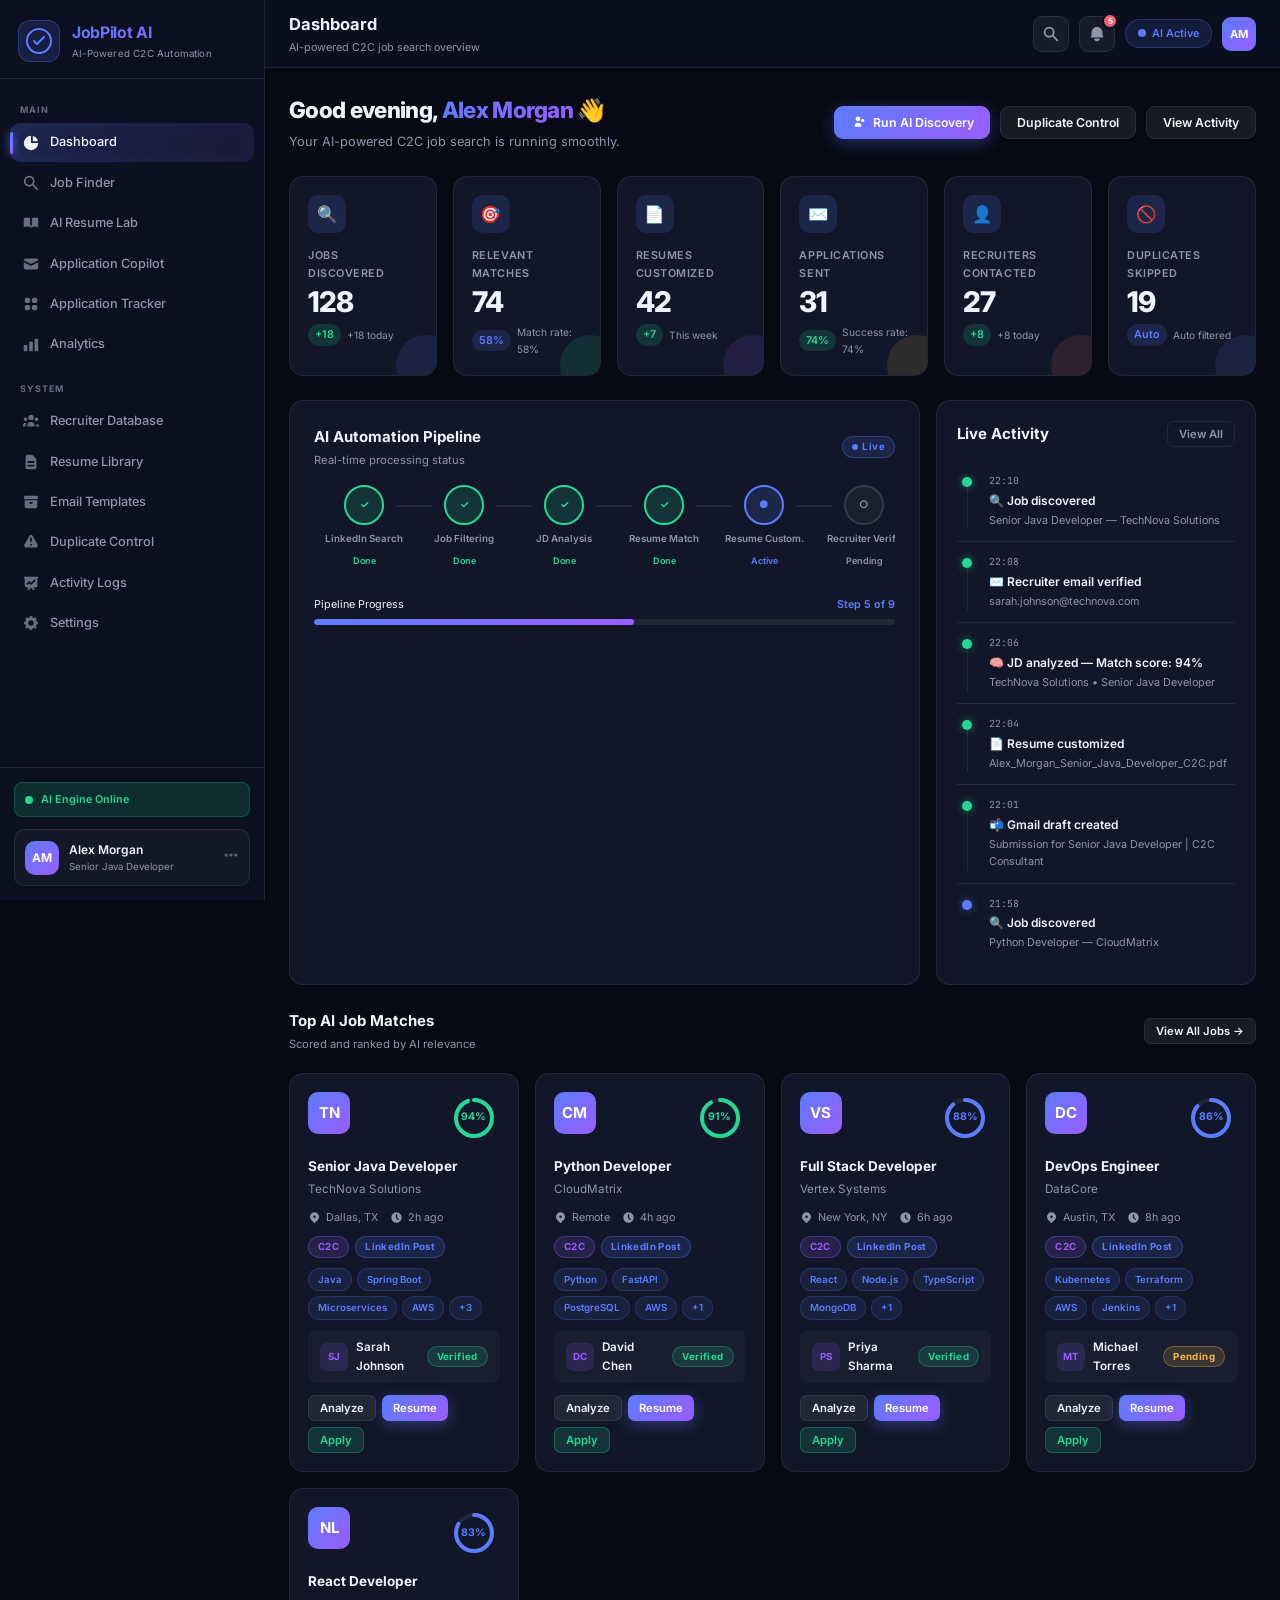
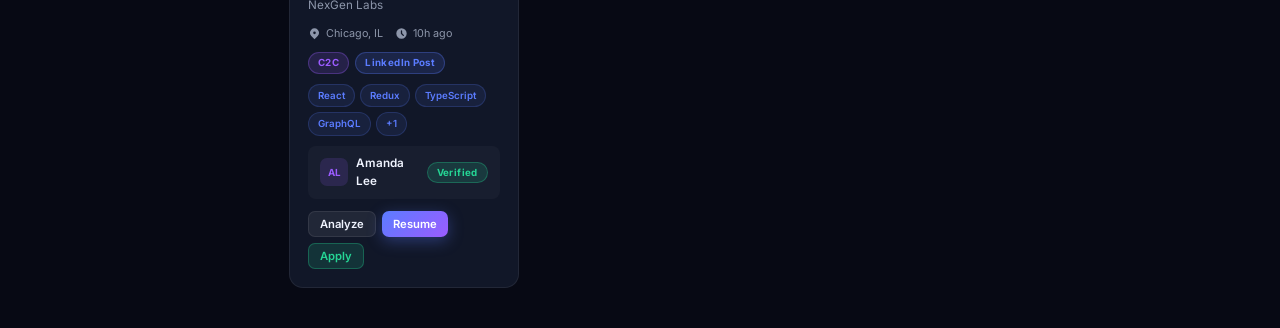
<file: index.html>
<!DOCTYPE html>
<html lang="en">
<head>
  <meta charset="UTF-8" />
  <meta name="viewport" content="width=device-width, initial-scale=1.0" />
  <title>JobPilot AI — AI-Powered C2C Job Search & Submission System</title>
  <meta name="description" content="AI-Powered LinkedIn C2C Job Search & Automated Candidate Submission System. Find, analyze, customize and submit C2C job applications automatically." />
  <link rel="preconnect" href="https://fonts.googleapis.com" />
  <link rel="preconnect" href="https://fonts.gstatic.com" crossorigin />
  <link href="https://fonts.googleapis.com/css2?family=Inter:wght@300;400;500;600;700;800&family=JetBrains+Mono:wght@400;500&display=swap" rel="stylesheet" />
  <link rel="stylesheet" href="style.css" />
</head>
<body>
  <!-- SIDEBAR -->
  <aside class="sidebar" id="sidebar">
    <div class="sidebar-brand">
      <div class="brand-logo">
        <div class="brand-icon">
          <svg width="28" height="28" viewBox="0 0 28 28" fill="none">
            <circle cx="14" cy="14" r="12" stroke="url(#grad1)" stroke-width="2"/>
            <path d="M9 14l3 3 7-7" stroke="#5b7cff" stroke-width="2" stroke-linecap="round" stroke-linejoin="round"/>
            <defs>
              <linearGradient id="grad1" x1="0" y1="0" x2="28" y2="28">
                <stop offset="0%" stop-color="#5b7cff"/>
                <stop offset="100%" stop-color="#9b5cff"/>
              </linearGradient>
            </defs>
          </svg>
        </div>
        <div>
          <h1 class="brand-name">JobPilot AI</h1>
          <p class="brand-sub">AI-Powered C2C Automation</p>
        </div>
      </div>
    </div>

    <nav class="sidebar-nav">
      <div class="nav-section-label">MAIN</div>
      <ul class="nav-list">
        <li class="nav-item active" data-page="dashboard" onclick="navigateTo('dashboard')">
          <span class="nav-indicator"></span>
          <svg class="nav-icon" viewBox="0 0 20 20" fill="currentColor"><path d="M2 10a8 8 0 018-8v8h8a8 8 0 11-16 0z"/><path d="M12 2.252A8.014 8.014 0 0117.748 8H12V2.252z"/></svg>
          <span>Dashboard</span>
        </li>
        <li class="nav-item" data-page="job-finder" onclick="navigateTo('job-finder')">
          <span class="nav-indicator"></span>
          <svg class="nav-icon" viewBox="0 0 20 20" fill="currentColor"><path fill-rule="evenodd" d="M8 4a4 4 0 100 8 4 4 0 000-8zM2 8a6 6 0 1110.89 3.476l4.817 4.817a1 1 0 01-1.414 1.414l-4.816-4.816A6 6 0 012 8z" clip-rule="evenodd"/></svg>
          <span>Job Finder</span>
        </li>
        <li class="nav-item" data-page="resume-lab" onclick="navigateTo('resume-lab')">
          <span class="nav-indicator"></span>
          <svg class="nav-icon" viewBox="0 0 20 20" fill="currentColor"><path d="M9 4.804A7.968 7.968 0 005.5 4c-1.255 0-2.443.29-3.5.804v10A7.969 7.969 0 015.5 14c1.669 0 3.218.51 4.5 1.385A7.962 7.962 0 0114.5 14c1.255 0 2.443.29 3.5.804v-10A7.968 7.968 0 0014.5 4c-1.255 0-2.443.29-3.5.804V12a1 1 0 11-2 0V4.804z"/></svg>
          <span>AI Resume Lab</span>
        </li>
        <li class="nav-item" data-page="application-copilot" onclick="navigateTo('application-copilot')">
          <span class="nav-indicator"></span>
          <svg class="nav-icon" viewBox="0 0 20 20" fill="currentColor"><path d="M2.003 5.884L10 9.882l7.997-3.998A2 2 0 0016 4H4a2 2 0 00-1.997 1.884z"/><path d="M18 8.118l-8 4-8-4V14a2 2 0 002 2h12a2 2 0 002-2V8.118z"/></svg>
          <span>Application Copilot</span>
        </li>
        <li class="nav-item" data-page="application-tracker" onclick="navigateTo('application-tracker')">
          <span class="nav-indicator"></span>
          <svg class="nav-icon" viewBox="0 0 20 20" fill="currentColor"><path d="M5 3a2 2 0 00-2 2v2a2 2 0 002 2h2a2 2 0 002-2V5a2 2 0 00-2-2H5zM5 11a2 2 0 00-2 2v2a2 2 0 002 2h2a2 2 0 002-2v-2a2 2 0 00-2-2H5zM11 5a2 2 0 012-2h2a2 2 0 012 2v2a2 2 0 01-2 2h-2a2 2 0 01-2-2V5zM11 13a2 2 0 012-2h2a2 2 0 012 2v2a2 2 0 01-2 2h-2a2 2 0 01-2-2v-2z"/></svg>
          <span>Application Tracker</span>
        </li>
        <li class="nav-item" data-page="analytics" onclick="navigateTo('analytics')">
          <span class="nav-indicator"></span>
          <svg class="nav-icon" viewBox="0 0 20 20" fill="currentColor"><path d="M2 11a1 1 0 011-1h2a1 1 0 011 1v5a1 1 0 01-1 1H3a1 1 0 01-1-1v-5zM8 7a1 1 0 011-1h2a1 1 0 011 1v9a1 1 0 01-1 1H9a1 1 0 01-1-1V7zM14 4a1 1 0 011-1h2a1 1 0 011 1v12a1 1 0 01-1 1h-2a1 1 0 01-1-1V4z"/></svg>
          <span>Analytics</span>
        </li>
      </ul>

      <div class="nav-section-label">SYSTEM</div>
      <ul class="nav-list">
        <li class="nav-item" data-page="recruiter-database" onclick="navigateTo('recruiter-database')">
          <span class="nav-indicator"></span>
          <svg class="nav-icon" viewBox="0 0 20 20" fill="currentColor"><path d="M13 6a3 3 0 11-6 0 3 3 0 016 0zM18 8a2 2 0 11-4 0 2 2 0 014 0zM14 15a4 4 0 00-8 0v1h8v-1zM6 8a2 2 0 11-4 0 2 2 0 014 0zM16 18v-1a5.972 5.972 0 00-.75-2.906A3.005 3.005 0 0119 15v1h-3zM4.75 12.094A5.973 5.973 0 004 15v1H1v-1a3 3 0 013.75-2.906z"/></svg>
          <span>Recruiter Database</span>
        </li>
        <li class="nav-item" data-page="resume-library" onclick="navigateTo('resume-library')">
          <span class="nav-indicator"></span>
          <svg class="nav-icon" viewBox="0 0 20 20" fill="currentColor"><path fill-rule="evenodd" d="M4 4a2 2 0 012-2h4.586A2 2 0 0112 2.586L15.414 6A2 2 0 0116 7.414V16a2 2 0 01-2 2H6a2 2 0 01-2-2V4zm2 6a1 1 0 011-1h6a1 1 0 110 2H7a1 1 0 01-1-1zm1 3a1 1 0 100 2h6a1 1 0 100-2H7z" clip-rule="evenodd"/></svg>
          <span>Resume Library</span>
        </li>
        <li class="nav-item" data-page="email-templates" onclick="navigateTo('email-templates')">
          <span class="nav-indicator"></span>
          <svg class="nav-icon" viewBox="0 0 20 20" fill="currentColor"><path d="M4 3a2 2 0 100 4h12a2 2 0 100-4H4z"/><path fill-rule="evenodd" d="M3 8h14v7a2 2 0 01-2 2H5a2 2 0 01-2-2V8zm5 3a1 1 0 011-1h2a1 1 0 110 2H9a1 1 0 01-1-1z" clip-rule="evenodd"/></svg>
          <span>Email Templates</span>
        </li>
        <li class="nav-item" data-page="duplicate-detection" onclick="navigateTo('duplicate-detection')">
          <span class="nav-indicator"></span>
          <svg class="nav-icon" viewBox="0 0 20 20" fill="currentColor"><path fill-rule="evenodd" d="M8.257 3.099c.765-1.36 2.722-1.36 3.486 0l5.58 9.92c.75 1.334-.213 2.98-1.742 2.98H4.42c-1.53 0-2.493-1.646-1.743-2.98l5.58-9.92zM11 13a1 1 0 11-2 0 1 1 0 012 0zm-1-8a1 1 0 00-1 1v3a1 1 0 002 0V6a1 1 0 00-1-1z" clip-rule="evenodd"/></svg>
          <span>Duplicate Control</span>
        </li>
        <li class="nav-item" data-page="activity-logs" onclick="navigateTo('activity-logs')">
          <span class="nav-indicator"></span>
          <svg class="nav-icon" viewBox="0 0 20 20" fill="currentColor"><path fill-rule="evenodd" d="M3 3a1 1 0 000 2v8a2 2 0 002 2h2.586l-1.293 1.293a1 1 0 101.414 1.414L10 15.414l2.293 2.293a1 1 0 001.414-1.414L12.414 15H15a2 2 0 002-2V5a1 1 0 100-2H3zm11.707 4.707a1 1 0 00-1.414-1.414L10 9.586 8.707 8.293a1 1 0 00-1.414 0l-2 2a1 1 0 101.414 1.414L8 10.414l1.293 1.293a1 1 0 001.414 0l4-4z" clip-rule="evenodd"/></svg>
          <span>Activity Logs</span>
        </li>
        <li class="nav-item" data-page="settings" onclick="navigateTo('settings')">
          <span class="nav-indicator"></span>
          <svg class="nav-icon" viewBox="0 0 20 20" fill="currentColor"><path fill-rule="evenodd" d="M11.49 3.17c-.38-1.56-2.6-1.56-2.98 0a1.532 1.532 0 01-2.286.948c-1.372-.836-2.942.734-2.106 2.106.54.886.061 2.042-.947 2.287-1.561.379-1.561 2.6 0 2.978a1.532 1.532 0 01.947 2.287c-.836 1.372.734 2.942 2.106 2.106a1.532 1.532 0 012.287.947c.379 1.561 2.6 1.561 2.978 0a1.533 1.533 0 012.287-.947c1.372.836 2.942-.734 2.106-2.106a1.533 1.533 0 01.947-2.287c1.561-.379 1.561-2.6 0-2.978a1.532 1.532 0 01-.947-2.287c.836-1.372-.734-2.942-2.106-2.106a1.532 1.532 0 01-2.287-.947zM10 13a3 3 0 100-6 3 3 0 000 6z" clip-rule="evenodd"/></svg>
          <span>Settings</span>
        </li>
      </ul>
    </nav>

    <div class="sidebar-footer">
      <div class="system-status">
        <div class="status-dot pulse-green"></div>
        <span class="status-text">AI Engine Online</span>
      </div>
      <div class="candidate-mini-card">
        <div class="candidate-avatar">AM</div>
        <div class="candidate-info">
          <p class="candidate-name">Alex Morgan</p>
          <p class="candidate-role">Senior Java Developer</p>
        </div>
        <div class="candidate-menu-btn" onclick="showToast('Profile settings coming soon')">
          <svg viewBox="0 0 20 20" fill="currentColor" width="16" height="16"><path d="M6 10a2 2 0 11-4 0 2 2 0 014 0zM12 10a2 2 0 11-4 0 2 2 0 014 0zM16 12a2 2 0 100-4 2 2 0 000 4z"/></svg>
        </div>
      </div>
    </div>
  </aside>

  <!-- MAIN WRAPPER -->
  <div class="main-wrapper" id="mainWrapper">
    <!-- TOP HEADER -->
    <header class="top-header" id="topHeader">
      <div class="header-left">
        <button class="hamburger-btn" id="hamburgerBtn" onclick="toggleSidebar()">
          <span></span><span></span><span></span>
        </button>
        <div class="page-title-area">
          <h2 class="page-title" id="pageTitle">Dashboard</h2>
          <p class="page-subtitle" id="pageSubtitle">AI-powered C2C job search overview</p>
        </div>
      </div>
      <div class="header-right">
        <button class="header-btn" id="searchBtn" onclick="openSearchModal()" title="Search">
          <svg viewBox="0 0 20 20" fill="currentColor" width="18" height="18"><path fill-rule="evenodd" d="M8 4a4 4 0 100 8 4 4 0 000-8zM2 8a6 6 0 1110.89 3.476l4.817 4.817a1 1 0 01-1.414 1.414l-4.816-4.816A6 6 0 012 8z" clip-rule="evenodd"/></svg>
        </button>
        <div class="notification-wrapper">
          <button class="header-btn" id="notifBtn" onclick="toggleNotifications()" title="Notifications">
            <svg viewBox="0 0 20 20" fill="currentColor" width="18" height="18"><path d="M10 2a6 6 0 00-6 6v3.586l-.707.707A1 1 0 004 14h12a1 1 0 00.707-1.707L16 11.586V8a6 6 0 00-6-6zM10 18a3 3 0 01-3-3h6a3 3 0 01-3 3z"/></svg>
            <span class="notif-badge">5</span>
          </button>
          <div class="notification-dropdown" id="notifDropdown">
            <div class="notif-header">
              <h3>Notifications</h3>
              <button onclick="markAllRead()">Mark all read</button>
            </div>
            <div class="notif-list">
              <div class="notif-item unread">
                <div class="notif-dot success"></div>
                <div class="notif-content">
                  <p class="notif-text">New C2C Java Developer opportunity found</p>
                  <span class="notif-time">2 min ago</span>
                </div>
              </div>
              <div class="notif-item unread">
                <div class="notif-dot primary"></div>
                <div class="notif-content">
                  <p class="notif-text">Resume customization completed</p>
                  <span class="notif-time">8 min ago</span>
                </div>
              </div>
              <div class="notif-item unread">
                <div class="notif-dot purple"></div>
                <div class="notif-content">
                  <p class="notif-text">Application draft created for TechNova</p>
                  <span class="notif-time">15 min ago</span>
                </div>
              </div>
              <div class="notif-item unread">
                <div class="notif-dot warning"></div>
                <div class="notif-content">
                  <p class="notif-text">Duplicate job skipped — Python Developer</p>
                  <span class="notif-time">22 min ago</span>
                </div>
              </div>
              <div class="notif-item unread">
                <div class="notif-dot success"></div>
                <div class="notif-content">
                  <p class="notif-text">Recruiter email verified: sarah.johnson@technova.com</p>
                  <span class="notif-time">30 min ago</span>
                </div>
              </div>
            </div>
          </div>
        </div>
        <div class="ai-status-badge">
          <div class="status-dot pulse-blue"></div>
          <span>AI Active</span>
        </div>
        <div class="header-avatar" onclick="showToast('User profile menu')">AM</div>
      </div>
    </header>

    <!-- PAGE CONTENT -->
    <main class="content-area" id="contentArea">
      <!-- Pages injected by JS -->
    </main>
  </div>

  <!-- GLOBAL SEARCH MODAL -->
  <div class="modal-overlay" id="searchModal" onclick="closeSearchModal(event)">
    <div class="search-modal-box" onclick="event.stopPropagation()">
      <div class="search-input-wrap">
        <svg viewBox="0 0 20 20" fill="currentColor" width="20" height="20" class="search-modal-icon"><path fill-rule="evenodd" d="M8 4a4 4 0 100 8 4 4 0 000-8zM2 8a6 6 0 1110.89 3.476l4.817 4.817a1 1 0 01-1.414 1.414l-4.816-4.816A6 6 0 012 8z" clip-rule="evenodd"/></svg>
        <input type="text" id="globalSearchInput" placeholder="Search jobs, recruiters, applications..." class="search-modal-input" oninput="handleGlobalSearch(this.value)" />
        <kbd class="search-esc" onclick="closeSearchModal(null)">ESC</kbd>
      </div>
      <div class="search-results" id="searchResults">
        <div class="search-category-label">Quick Actions</div>
        <div class="search-result-item" onclick="navigateTo('job-finder'); closeSearchModal(null);">
          <svg viewBox="0 0 20 20" fill="currentColor" width="16" height="16"><path fill-rule="evenodd" d="M8 4a4 4 0 100 8 4 4 0 000-8zM2 8a6 6 0 1110.89 3.476l4.817 4.817a1 1 0 01-1.414 1.414l-4.816-4.816A6 6 0 012 8z" clip-rule="evenodd"/></svg>
          Run AI Job Discovery
        </div>
        <div class="search-result-item" onclick="navigateTo('resume-lab'); closeSearchModal(null);">
          <svg viewBox="0 0 20 20" fill="currentColor" width="16" height="16"><path d="M9 4.804A7.968 7.968 0 005.5 4c-1.255 0-2.443.29-3.5.804v10A7.969 7.969 0 015.5 14c1.669 0 3.218.51 4.5 1.385A7.962 7.962 0 0114.5 14c1.255 0 2.443.29 3.5.804v-10A7.968 7.968 0 0014.5 4c-1.255 0-2.443.29-3.5.804V12a1 1 0 11-2 0V4.804z"/></svg>
          Customize Resume
        </div>
        <div class="search-category-label">Recent Jobs</div>
        <div class="search-result-item" onclick="openJobModal('job1'); closeSearchModal(null);">
          <svg viewBox="0 0 20 20" fill="currentColor" width="16" height="16"><path fill-rule="evenodd" d="M6 6V5a3 3 0 013-3h2a3 3 0 013 3v1h2a2 2 0 012 2v3.57A22.952 22.952 0 0110 13a22.95 22.95 0 01-8-1.43V8a2 2 0 012-2h2zm2-1a1 1 0 011-1h2a1 1 0 011 1v1H8V5zm1 5a1 1 0 011-1h.01a1 1 0 110 2H10a1 1 0 01-1-1z" clip-rule="evenodd"/></svg>
          Senior Java Developer — TechNova Solutions
        </div>
        <div class="search-result-item" onclick="openJobModal('job2'); closeSearchModal(null);">
          <svg viewBox="0 0 20 20" fill="currentColor" width="16" height="16"><path fill-rule="evenodd" d="M6 6V5a3 3 0 013-3h2a3 3 0 013 3v1h2a2 2 0 012 2v3.57A22.952 22.952 0 0110 13a22.95 22.95 0 01-8-1.43V8a2 2 0 012-2h2zm2-1a1 1 0 011-1h2a1 1 0 011 1v1H8V5zm1 5a1 1 0 011-1h.01a1 1 0 110 2H10a1 1 0 01-1-1z" clip-rule="evenodd"/></svg>
          Python Developer — CloudMatrix
        </div>
      </div>
    </div>
  </div>

  <!-- JOB DETAIL MODAL -->
  <div class="modal-overlay" id="jobDetailModal" onclick="closeJobModal(event)">
    <div class="job-detail-box" onclick="event.stopPropagation()" id="jobDetailContent">
      <!-- Filled by JS -->
    </div>
  </div>

  <!-- SEND APPLICATION MODAL -->
  <div class="modal-overlay" id="sendAppModal" onclick="closeSendModal(event)">
    <div class="send-modal-box" onclick="event.stopPropagation()">
      <div class="modal-header">
        <div>
          <h2 class="modal-title">Send Application</h2>
          <p class="modal-sub">Gmail Simulation — Application Submission</p>
        </div>
        <button class="modal-close" onclick="closeSendModal(null)">✕</button>
      </div>
      <div class="send-modal-body" id="sendModalBody">
        <div class="gmail-compose">
          <div class="gmail-field"><label>From:</label><span>alex.morgan@email.com</span></div>
          <div class="gmail-field"><label>To:</label><span>sarah.johnson@technova.com</span></div>
          <div class="gmail-field"><label>Subject:</label><span>Submission for Senior Java Developer | C2C Consultant</span></div>
          <div class="gmail-field"><label>Attachment:</label>
            <span class="attachment-chip">📄 Alex_Morgan_Senior_Java_Developer_C2C.pdf</span>
          </div>
        </div>
        <div class="send-checks">
          <div class="check-item"><span class="check-icon success">✓</span> Recipient verified</div>
          <div class="check-item"><span class="check-icon success">✓</span> Resume attached</div>
          <div class="check-item"><span class="check-icon success">✓</span> Job description included</div>
          <div class="check-item"><span class="check-icon success">✓</span> Candidate information complete</div>
          <div class="check-item"><span class="check-icon success">✓</span> Duplicate check passed</div>
        </div>
        <button class="btn btn-primary btn-large" onclick="startSendSimulation()" id="sendAppBtn">
          <svg viewBox="0 0 20 20" fill="currentColor" width="18" height="18"><path d="M10.894 2.553a1 1 0 00-1.788 0l-7 14a1 1 0 001.169 1.409l5-1.429A1 1 0 009 15.571V11a1 1 0 112 0v4.571a1 1 0 00.725.962l5 1.428a1 1 0 001.17-1.408l-7-14z"/></svg>
          Send Application
        </button>
      </div>
    </div>
  </div>

  <!-- SUCCESS MODAL -->
  <div class="modal-overlay" id="successModal" onclick="closeSuccessModal(event)">
    <div class="success-modal-box" onclick="event.stopPropagation()">
      <div class="success-icon-wrap">
        <svg viewBox="0 0 50 50" width="60" height="60">
          <circle cx="25" cy="25" r="23" stroke="url(#sg)" stroke-width="2" fill="none"/>
          <path d="M15 25l7 7 13-13" stroke="#25d695" stroke-width="3" stroke-linecap="round" stroke-linejoin="round" fill="none"/>
          <defs><linearGradient id="sg"><stop offset="0%" stop-color="#25d695"/><stop offset="100%" stop-color="#5b7cff"/></linearGradient></defs>
        </svg>
      </div>
      <h2 class="success-title">Application Sent Successfully!</h2>
      <div class="success-details">
        <div class="success-detail-row"><span>Application ID:</span><strong>APP-2026-00942</strong></div>
        <div class="success-detail-row"><span>Date:</span><strong>September 12, 2026</strong></div>
        <div class="success-detail-row"><span>Recipient:</span><strong>sarah.johnson@technova.com</strong></div>
        <div class="success-detail-row"><span>Job:</span><strong>Senior Java Developer — TechNova</strong></div>
      </div>
      <div class="success-actions">
        <button class="btn btn-primary" onclick="navigateTo('application-tracker'); closeSuccessModal(null);">View in Application Tracker</button>
        <button class="btn btn-ghost" onclick="closeSuccessModal(null)">Close</button>
      </div>
    </div>
  </div>

  <!-- TOAST NOTIFICATION -->
  <div class="toast-container" id="toastContainer"></div>

  <!-- OVERLAY for sidebar on mobile -->
  <div class="sidebar-overlay" id="sidebarOverlay" onclick="toggleSidebar()"></div>

  <script src="script.js"></script>
</body>
</html>
</file>
<file: style.css>
/* ===================================================
   JOBPILOT AI — COMPLETE STYLESHEET
   =================================================== */

:root {
  --bg: #070914;
  --sidebar: #0b1020;
  --card: #111728;
  --card-hover: #161d31;
  --card-border: rgba(255,255,255,0.07);
  --border: rgba(255,255,255,0.08);
  --text: #f0f4ff;
  --muted: #8d96aa;
  --primary: #5b7cff;
  --primary-dim: rgba(91,124,255,0.15);
  --purple: #9b5cff;
  --purple-dim: rgba(155,92,255,0.15);
  --success: #25d695;
  --success-dim: rgba(37,214,149,0.15);
  --warning: #f5b942;
  --warning-dim: rgba(245,185,66,0.15);
  --danger: #ff5d73;
  --danger-dim: rgba(255,93,115,0.15);
  --grad-primary: linear-gradient(135deg, #5b7cff 0%, #9b5cff 100%);
  --grad-success: linear-gradient(135deg, #25d695 0%, #5b7cff 100%);
  --grad-card: linear-gradient(160deg, rgba(91,124,255,0.06) 0%, rgba(155,92,255,0.03) 100%);
  --sidebar-width: 265px;
  --header-height: 68px;
  --radius: 14px;
  --radius-sm: 8px;
  --radius-lg: 20px;
  --shadow: 0 4px 30px rgba(0,0,0,0.4);
  --shadow-card: 0 2px 20px rgba(0,0,0,0.3);
  --transition: all 0.2s ease;
  --font: 'Inter', -apple-system, BlinkMacSystemFont, sans-serif;
  --mono: 'JetBrains Mono', 'Courier New', monospace;
}

/* === RESET === */
*, *::before, *::after { box-sizing: border-box; margin: 0; padding: 0; }
html { font-size: 15px; scroll-behavior: smooth; }
body {
  font-family: var(--font);
  background: var(--bg);
  color: var(--text);
  line-height: 1.6;
  overflow-x: hidden;
  min-height: 100vh;
}
a { text-decoration: none; color: inherit; }
button { cursor: pointer; border: none; outline: none; font-family: var(--font); }
input, textarea, select { font-family: var(--font); outline: none; }
ul, ol { list-style: none; }

/* === SCROLLBAR === */
::-webkit-scrollbar { width: 5px; height: 5px; }
::-webkit-scrollbar-track { background: transparent; }
::-webkit-scrollbar-thumb { background: rgba(91,124,255,0.3); border-radius: 3px; }
::-webkit-scrollbar-thumb:hover { background: rgba(91,124,255,0.6); }

/* === SIDEBAR === */
.sidebar {
  position: fixed;
  left: 0; top: 0; bottom: 0;
  width: var(--sidebar-width);
  background: var(--sidebar);
  border-right: 1px solid var(--border);
  display: flex;
  flex-direction: column;
  z-index: 100;
  transition: transform 0.3s cubic-bezier(0.4,0,0.2,1);
  overflow-y: auto;
}

.sidebar-brand {
  padding: 20px 18px 16px;
  border-bottom: 1px solid var(--border);
}
.brand-logo {
  display: flex;
  align-items: center;
  gap: 12px;
}
.brand-icon {
  width: 42px; height: 42px;
  background: var(--primary-dim);
  border: 1px solid rgba(91,124,255,0.3);
  border-radius: 12px;
  display: flex;
  align-items: center;
  justify-content: center;
  flex-shrink: 0;
}
.brand-name {
  font-size: 1.05rem;
  font-weight: 700;
  background: var(--grad-primary);
  -webkit-background-clip: text;
  -webkit-text-fill-color: transparent;
  background-clip: text;
  letter-spacing: -0.02em;
}
.brand-sub {
  font-size: 0.65rem;
  color: var(--muted);
  letter-spacing: 0.02em;
  margin-top: 1px;
}

.sidebar-nav {
  flex: 1;
  padding: 14px 10px;
  overflow-y: auto;
}
.nav-section-label {
  font-size: 0.6rem;
  font-weight: 700;
  letter-spacing: 0.1em;
  color: var(--muted);
  padding: 10px 10px 6px;
  opacity: 0.7;
}
.nav-list { display: flex; flex-direction: column; gap: 2px; margin-bottom: 8px; }
.nav-item {
  display: flex;
  align-items: center;
  gap: 10px;
  padding: 9px 12px;
  border-radius: 10px;
  cursor: pointer;
  color: var(--muted);
  font-size: 0.85rem;
  font-weight: 500;
  position: relative;
  transition: var(--transition);
  user-select: none;
}
.nav-item:hover {
  background: rgba(255,255,255,0.05);
  color: var(--text);
}
.nav-item.active {
  background: linear-gradient(90deg, rgba(91,124,255,0.2) 0%, rgba(155,92,255,0.1) 100%);
  color: var(--text);
  box-shadow: inset 0 0 20px rgba(91,124,255,0.08);
}
.nav-indicator {
  width: 3px; height: 22px;
  border-radius: 2px;
  background: transparent;
  position: absolute;
  left: 0;
  transition: var(--transition);
}
.nav-item.active .nav-indicator {
  background: var(--grad-primary);
  box-shadow: 0 0 8px var(--primary);
}
.nav-icon {
  width: 18px; height: 18px;
  flex-shrink: 0;
  opacity: 0.7;
}
.nav-item.active .nav-icon { opacity: 1; }

.sidebar-footer {
  padding: 14px;
  border-top: 1px solid var(--border);
}
.system-status {
  display: flex;
  align-items: center;
  gap: 8px;
  padding: 8px 10px;
  background: var(--success-dim);
  border: 1px solid rgba(37,214,149,0.2);
  border-radius: 8px;
  margin-bottom: 12px;
}
.status-text { font-size: 0.72rem; font-weight: 600; color: var(--success); }
.candidate-mini-card {
  display: flex;
  align-items: center;
  gap: 10px;
  padding: 10px 10px;
  background: rgba(255,255,255,0.04);
  border: 1px solid var(--border);
  border-radius: 10px;
  cursor: pointer;
  transition: var(--transition);
}
.candidate-mini-card:hover { background: rgba(255,255,255,0.07); }
.candidate-avatar {
  width: 34px; height: 34px;
  border-radius: 10px;
  background: var(--grad-primary);
  display: flex;
  align-items: center;
  justify-content: center;
  font-size: 0.8rem;
  font-weight: 700;
  color: white;
  flex-shrink: 0;
}
.candidate-info { flex: 1; min-width: 0; }
.candidate-name { font-size: 0.8rem; font-weight: 600; white-space: nowrap; overflow: hidden; text-overflow: ellipsis; }
.candidate-role { font-size: 0.65rem; color: var(--muted); white-space: nowrap; overflow: hidden; text-overflow: ellipsis; }
.candidate-menu-btn { color: var(--muted); opacity: 0.6; flex-shrink: 0; }

/* === MAIN WRAPPER === */
.main-wrapper {
  margin-left: var(--sidebar-width);
  min-height: 100vh;
  display: flex;
  flex-direction: column;
  transition: margin-left 0.3s cubic-bezier(0.4,0,0.2,1);
}

/* === TOP HEADER === */
.top-header {
  height: var(--header-height);
  background: rgba(11,16,32,0.95);
  backdrop-filter: blur(20px);
  -webkit-backdrop-filter: blur(20px);
  border-bottom: 1px solid var(--border);
  display: flex;
  align-items: center;
  justify-content: space-between;
  padding: 0 24px;
  position: sticky;
  top: 0;
  z-index: 50;
}
.header-left { display: flex; align-items: center; gap: 14px; }
.hamburger-btn {
  display: none;
  flex-direction: column;
  gap: 4px;
  padding: 6px;
  background: transparent;
  border-radius: 6px;
}
.hamburger-btn span {
  display: block;
  width: 20px; height: 2px;
  background: var(--text);
  border-radius: 2px;
  transition: var(--transition);
}
.page-title { font-size: 1.1rem; font-weight: 700; }
.page-subtitle { font-size: 0.72rem; color: var(--muted); margin-top: 1px; }

.header-right { display: flex; align-items: center; gap: 10px; }
.header-btn {
  width: 36px; height: 36px;
  background: rgba(255,255,255,0.05);
  border: 1px solid var(--border);
  border-radius: 9px;
  display: flex;
  align-items: center;
  justify-content: center;
  color: var(--muted);
  transition: var(--transition);
  position: relative;
}
.header-btn:hover { background: rgba(255,255,255,0.09); color: var(--text); }
.notif-badge {
  position: absolute;
  top: -4px; right: -4px;
  background: var(--danger);
  color: white;
  font-size: 0.55rem;
  font-weight: 700;
  width: 16px; height: 16px;
  border-radius: 50%;
  display: flex;
  align-items: center;
  justify-content: center;
  border: 2px solid var(--sidebar);
}
.ai-status-badge {
  display: flex;
  align-items: center;
  gap: 6px;
  padding: 5px 12px;
  background: rgba(91,124,255,0.12);
  border: 1px solid rgba(91,124,255,0.25);
  border-radius: 20px;
  font-size: 0.72rem;
  font-weight: 600;
  color: var(--primary);
}
.header-avatar {
  width: 34px; height: 34px;
  border-radius: 9px;
  background: var(--grad-primary);
  display: flex;
  align-items: center;
  justify-content: center;
  font-size: 0.75rem;
  font-weight: 700;
  color: white;
  cursor: pointer;
  border: 2px solid rgba(91,124,255,0.4);
}

/* === STATUS DOTS === */
.status-dot {
  width: 8px; height: 8px;
  border-radius: 50%;
  flex-shrink: 0;
}
.pulse-green {
  background: var(--success);
  box-shadow: 0 0 0 0 rgba(37,214,149,0.7);
  animation: pulse-green 2s infinite;
}
.pulse-blue {
  background: var(--primary);
  box-shadow: 0 0 0 0 rgba(91,124,255,0.7);
  animation: pulse-blue 2s infinite;
}
@keyframes pulse-green {
  0% { box-shadow: 0 0 0 0 rgba(37,214,149,0.7); }
  70% { box-shadow: 0 0 0 6px rgba(37,214,149,0); }
  100% { box-shadow: 0 0 0 0 rgba(37,214,149,0); }
}
@keyframes pulse-blue {
  0% { box-shadow: 0 0 0 0 rgba(91,124,255,0.7); }
  70% { box-shadow: 0 0 0 6px rgba(91,124,255,0); }
  100% { box-shadow: 0 0 0 0 rgba(91,124,255,0); }
}

/* === NOTIFICATION DROPDOWN === */
.notification-wrapper { position: relative; }
.notification-dropdown {
  display: none;
  position: absolute;
  top: calc(100% + 10px);
  right: 0;
  width: 340px;
  background: var(--card);
  border: 1px solid var(--border);
  border-radius: var(--radius);
  box-shadow: var(--shadow);
  z-index: 200;
  overflow: hidden;
}
.notification-dropdown.open { display: block; animation: fadeSlide 0.2s ease; }
.notif-header {
  display: flex;
  align-items: center;
  justify-content: space-between;
  padding: 14px 16px;
  border-bottom: 1px solid var(--border);
}
.notif-header h3 { font-size: 0.85rem; font-weight: 600; }
.notif-header button { font-size: 0.72rem; color: var(--primary); background: transparent; }
.notif-list { max-height: 320px; overflow-y: auto; }
.notif-item {
  display: flex;
  align-items: flex-start;
  gap: 12px;
  padding: 12px 16px;
  border-bottom: 1px solid var(--border);
  transition: var(--transition);
}
.notif-item:last-child { border-bottom: none; }
.notif-item.unread { background: rgba(91,124,255,0.04); }
.notif-item:hover { background: rgba(255,255,255,0.03); }
.notif-dot {
  width: 8px; height: 8px;
  border-radius: 50%;
  margin-top: 5px;
  flex-shrink: 0;
}
.notif-dot.success { background: var(--success); }
.notif-dot.primary { background: var(--primary); }
.notif-dot.purple { background: var(--purple); }
.notif-dot.warning { background: var(--warning); }
.notif-text { font-size: 0.8rem; line-height: 1.4; }
.notif-time { font-size: 0.68rem; color: var(--muted); margin-top: 3px; display: block; }

/* === CONTENT AREA === */
.content-area {
  flex: 1;
  padding: 24px;
  overflow-y: auto;
  animation: fadeIn 0.3s ease;
}
@keyframes fadeIn { from { opacity: 0; transform: translateY(8px); } to { opacity: 1; transform: translateY(0); } }
@keyframes fadeSlide { from { opacity: 0; transform: translateY(-8px); } to { opacity: 1; transform: translateY(0); } }

/* === CARDS === */
.card {
  background: var(--card);
  border: 1px solid var(--card-border);
  border-radius: var(--radius);
  padding: 20px;
  transition: var(--transition);
  position: relative;
  overflow: hidden;
}
.card:hover { border-color: rgba(255,255,255,0.12); }
.card::before {
  content: '';
  position: absolute;
  inset: 0;
  background: var(--grad-card);
  opacity: 0;
  transition: opacity 0.3s;
  pointer-events: none;
}
.card-glow-primary::before { background: linear-gradient(160deg, rgba(91,124,255,0.08) 0%, transparent 100%); opacity: 1; }
.card-glow-purple::before { background: linear-gradient(160deg, rgba(155,92,255,0.08) 0%, transparent 100%); opacity: 1; }
.card-glow-success::before { background: linear-gradient(160deg, rgba(37,214,149,0.08) 0%, transparent 100%); opacity: 1; }
.card-glow-warning::before { background: linear-gradient(160deg, rgba(245,185,66,0.08) 0%, transparent 100%); opacity: 1; }

/* === BUTTONS === */
.btn {
  display: inline-flex;
  align-items: center;
  gap: 7px;
  padding: 8px 16px;
  border-radius: 9px;
  font-size: 0.82rem;
  font-weight: 600;
  transition: var(--transition);
  cursor: pointer;
  white-space: nowrap;
}
.btn-primary {
  background: var(--grad-primary);
  color: white;
  border: none;
  box-shadow: 0 4px 15px rgba(91,124,255,0.35);
}
.btn-primary:hover { box-shadow: 0 6px 20px rgba(91,124,255,0.5); transform: translateY(-1px); }
.btn-secondary {
  background: rgba(255,255,255,0.07);
  color: var(--text);
  border: 1px solid var(--border);
}
.btn-secondary:hover { background: rgba(255,255,255,0.11); }
.btn-success {
  background: rgba(37,214,149,0.15);
  color: var(--success);
  border: 1px solid rgba(37,214,149,0.3);
}
.btn-success:hover { background: rgba(37,214,149,0.25); }
.btn-danger {
  background: rgba(255,93,115,0.15);
  color: var(--danger);
  border: 1px solid rgba(255,93,115,0.3);
}
.btn-ghost {
  background: transparent;
  color: var(--muted);
  border: 1px solid var(--border);
}
.btn-ghost:hover { color: var(--text); background: rgba(255,255,255,0.05); }
.btn-sm { padding: 5px 11px; font-size: 0.75rem; border-radius: 7px; }
.btn-large { padding: 12px 24px; font-size: 0.92rem; border-radius: 11px; width: 100%; justify-content: center; }
.btn-icon {
  width: 30px; height: 30px;
  padding: 0;
  justify-content: center;
  border-radius: 7px;
  background: rgba(255,255,255,0.07);
  border: 1px solid var(--border);
  color: var(--muted);
}
.btn-icon:hover { color: var(--text); background: rgba(255,255,255,0.12); }

/* === BADGES === */
.badge {
  display: inline-flex;
  align-items: center;
  padding: 2px 9px;
  border-radius: 20px;
  font-size: 0.65rem;
  font-weight: 700;
  letter-spacing: 0.04em;
}
.badge-primary { background: var(--primary-dim); color: var(--primary); border: 1px solid rgba(91,124,255,0.3); }
.badge-purple { background: var(--purple-dim); color: var(--purple); border: 1px solid rgba(155,92,255,0.3); }
.badge-success { background: var(--success-dim); color: var(--success); border: 1px solid rgba(37,214,149,0.3); }
.badge-warning { background: var(--warning-dim); color: var(--warning); border: 1px solid rgba(245,185,66,0.3); }
.badge-danger { background: var(--danger-dim); color: var(--danger); border: 1px solid rgba(255,93,115,0.3); }
.badge-ai {
  background: linear-gradient(90deg, rgba(91,124,255,0.2) 0%, rgba(155,92,255,0.2) 100%);
  color: var(--primary);
  border: 1px solid rgba(91,124,255,0.4);
}

/* === INPUTS === */
.input, .select, .textarea {
  width: 100%;
  background: rgba(255,255,255,0.05);
  border: 1px solid var(--border);
  border-radius: 9px;
  padding: 9px 13px;
  color: var(--text);
  font-size: 0.85rem;
  transition: var(--transition);
  appearance: none;
  -webkit-appearance: none;
}
.input:focus, .select:focus, .textarea:focus {
  border-color: rgba(91,124,255,0.5);
  background: rgba(91,124,255,0.07);
  box-shadow: 0 0 0 3px rgba(91,124,255,0.12);
}
.input::placeholder { color: var(--muted); }
.select {
  background-image: url("data:image/svg+xml,%3Csvg xmlns='http://www.w3.org/2000/svg' width='12' height='12' viewBox='0 0 20 20' fill='%238d96aa'%3E%3Cpath fill-rule='evenodd' d='M5.293 7.293a1 1 0 011.414 0L10 10.586l3.293-3.293a1 1 0 111.414 1.414l-4 4a1 1 0 01-1.414 0l-4-4a1 1 0 010-1.414z' clip-rule='evenodd'/%3E%3C/svg%3E");
  background-repeat: no-repeat;
  background-position: right 12px center;
  padding-right: 34px;
}
.textarea { resize: vertical; min-height: 100px; }
.input-group { display: flex; flex-direction: column; gap: 6px; }
.input-label { font-size: 0.75rem; font-weight: 600; color: var(--muted); }
.checkbox-group { display: flex; align-items: center; gap: 8px; cursor: pointer; user-select: none; }
.checkbox-group input[type="checkbox"] {
  width: 16px; height: 16px;
  accent-color: var(--primary);
  cursor: pointer;
}
.checkbox-label { font-size: 0.82rem; color: var(--text); }

/* === SECTION HEADER === */
.section-header {
  display: flex;
  align-items: center;
  justify-content: space-between;
  margin-bottom: 20px;
}
.section-title { font-size: 1rem; font-weight: 700; }
.section-sub { font-size: 0.75rem; color: var(--muted); margin-top: 2px; }

/* === GRID LAYOUTS === */
.grid-2 { display: grid; grid-template-columns: 1fr 1fr; gap: 16px; }
.grid-3 { display: grid; grid-template-columns: repeat(3, 1fr); gap: 16px; }
.grid-4 { display: grid; grid-template-columns: repeat(4, 1fr); gap: 16px; }
.grid-6 { display: grid; grid-template-columns: repeat(6, 1fr); gap: 16px; }

/* ==========================================
   DASHBOARD PAGE
   ========================================== */
.dashboard-hero {
  display: flex;
  align-items: center;
  justify-content: space-between;
  margin-bottom: 24px;
  flex-wrap: wrap;
  gap: 14px;
}
.hero-greeting { font-size: 1.5rem; font-weight: 800; letter-spacing: -0.03em; }
.hero-greeting span {
  background: var(--grad-primary);
  -webkit-background-clip: text;
  -webkit-text-fill-color: transparent;
  background-clip: text;
}
.hero-sub { font-size: 0.85rem; color: var(--muted); margin-top: 4px; }
.hero-actions { display: flex; gap: 10px; }

/* STATS CARDS */
.stat-card {
  background: var(--card);
  border: 1px solid var(--card-border);
  border-radius: var(--radius);
  padding: 18px;
  position: relative;
  overflow: hidden;
  cursor: default;
  transition: var(--transition);
}
.stat-card:hover { transform: translateY(-2px); border-color: rgba(255,255,255,0.14); }
.stat-card::after {
  content: '';
  position: absolute;
  bottom: 0; right: 0;
  width: 60px; height: 60px;
  border-radius: 50%;
  opacity: 0.12;
  transform: translate(20px, 20px);
}
.stat-card.c1::after { background: var(--primary); }
.stat-card.c2::after { background: var(--success); }
.stat-card.c3::after { background: var(--purple); }
.stat-card.c4::after { background: var(--warning); }
.stat-card.c5::after { background: var(--danger); }
.stat-card.c6::after { background: var(--primary); }

.stat-icon {
  width: 38px; height: 38px;
  border-radius: 10px;
  display: flex;
  align-items: center;
  justify-content: center;
  margin-bottom: 14px;
}
.stat-icon svg { width: 20px; height: 20px; }
.stat-label { font-size: 0.72rem; color: var(--muted); font-weight: 600; margin-bottom: 6px; text-transform: uppercase; letter-spacing: 0.05em; }
.stat-value { font-size: 1.9rem; font-weight: 800; letter-spacing: -0.04em; line-height: 1; margin-bottom: 8px; }
.stat-support { display: flex; align-items: center; gap: 6px; font-size: 0.72rem; }
.stat-trend {
  display: inline-flex;
  align-items: center;
  gap: 3px;
  font-weight: 600;
  font-size: 0.72rem;
  padding: 2px 7px;
  border-radius: 20px;
}
.stat-trend.up { background: var(--success-dim); color: var(--success); }
.stat-trend.neutral { background: var(--primary-dim); color: var(--primary); }
.stat-trend.down { background: var(--danger-dim); color: var(--danger); }

/* AI PIPELINE CARD */
.pipeline-card { padding: 24px; }
.pipeline-title { font-size: 0.95rem; font-weight: 700; margin-bottom: 20px; }
.pipeline-stages {
  display: flex;
  align-items: center;
  gap: 0;
  overflow-x: auto;
  padding-bottom: 8px;
  flex-wrap: nowrap;
}
.pipeline-stage {
  display: flex;
  flex-direction: column;
  align-items: center;
  gap: 8px;
  min-width: 100px;
  flex-shrink: 0;
  position: relative;
}
.pipeline-stage:not(:last-child)::after {
  content: '';
  position: absolute;
  top: 20px;
  right: -18px;
  width: 36px;
  height: 2px;
  background: var(--border);
}
.pipeline-stage.completed:not(:last-child)::after { background: linear-gradient(90deg, var(--success), var(--primary)); }
.pipeline-stage.processing:not(:last-child)::after { background: linear-gradient(90deg, var(--primary), var(--border)); }

.stage-icon {
  width: 40px; height: 40px;
  border-radius: 50%;
  display: flex;
  align-items: center;
  justify-content: center;
  font-size: 0.7rem;
  font-weight: 700;
  border: 2px solid;
  position: relative;
}
.stage-icon.completed { background: var(--success-dim); border-color: var(--success); color: var(--success); }
.stage-icon.processing {
  background: var(--primary-dim);
  border-color: var(--primary);
  color: var(--primary);
  animation: pulse-ring 2s infinite;
}
.stage-icon.pending { background: rgba(255,255,255,0.04); border-color: rgba(255,255,255,0.12); color: var(--muted); }
@keyframes pulse-ring {
  0% { box-shadow: 0 0 0 0 rgba(91,124,255,0.4); }
  70% { box-shadow: 0 0 0 8px rgba(91,124,255,0); }
  100% { box-shadow: 0 0 0 0 rgba(91,124,255,0); }
}
.stage-name { font-size: 0.65rem; font-weight: 600; text-align: center; color: var(--muted); max-width: 90px; line-height: 1.3; }
.stage-status { font-size: 0.6rem; text-align: center; font-weight: 600; }
.stage-status.completed { color: var(--success); }
.stage-status.processing { color: var(--primary); }
.stage-status.pending { color: var(--muted); }

.pipeline-progress-wrap { margin-top: 20px; }
.pipeline-progress-label { display: flex; justify-content: space-between; font-size: 0.72rem; margin-bottom: 6px; }
.pipeline-progress-label span:last-child { color: var(--primary); font-weight: 600; }
.progress-bar-outer {
  height: 6px;
  background: rgba(255,255,255,0.07);
  border-radius: 3px;
  overflow: hidden;
}
.progress-bar-inner {
  height: 100%;
  border-radius: 3px;
  background: var(--grad-primary);
  position: relative;
  overflow: hidden;
  transition: width 1s ease;
}
.progress-bar-inner::after {
  content: '';
  position: absolute;
  top: 0; left: -100%;
  width: 100%; height: 100%;
  background: linear-gradient(90deg, transparent, rgba(255,255,255,0.3), transparent);
  animation: shimmer 2s infinite;
}
@keyframes shimmer { 0% { left: -100%; } 100% { left: 100%; } }

/* JOB MATCH CARDS */
.job-match-card {
  background: var(--card);
  border: 1px solid var(--card-border);
  border-radius: var(--radius);
  padding: 18px;
  transition: var(--transition);
  position: relative;
}
.job-match-card:hover { transform: translateY(-2px); border-color: rgba(91,124,255,0.3); box-shadow: 0 8px 30px rgba(0,0,0,0.3); }
.job-card-header { display: flex; justify-content: space-between; align-items: flex-start; margin-bottom: 12px; }
.job-company-logo {
  width: 42px; height: 42px;
  border-radius: 10px;
  background: var(--grad-primary);
  display: flex;
  align-items: center;
  justify-content: center;
  font-size: 1rem;
  font-weight: 700;
  color: white;
  flex-shrink: 0;
}
.job-title { font-size: 0.9rem; font-weight: 700; margin-bottom: 3px; }
.job-company { font-size: 0.78rem; color: var(--muted); }
.job-meta { display: flex; gap: 12px; flex-wrap: wrap; margin: 10px 0; }
.job-meta-item { display: flex; align-items: center; gap: 5px; font-size: 0.72rem; color: var(--muted); }
.job-meta-item svg { width: 13px; height: 13px; }

.match-circle {
  width: 52px; height: 52px;
  position: relative;
  flex-shrink: 0;
}
.match-circle svg { transform: rotate(-90deg); }
.match-circle-bg { fill: none; stroke: rgba(255,255,255,0.07); stroke-width: 4; }
.match-circle-fill { fill: none; stroke-width: 4; stroke-linecap: round; transition: stroke-dashoffset 1s ease; }
.match-circle-text {
  position: absolute;
  inset: 0;
  display: flex;
  align-items: center;
  justify-content: center;
  font-size: 0.7rem;
  font-weight: 700;
  color: var(--success);
}

.skills-wrap { display: flex; flex-wrap: wrap; gap: 5px; margin: 10px 0; }
.skill-tag {
  padding: 3px 9px;
  background: rgba(91,124,255,0.1);
  border: 1px solid rgba(91,124,255,0.2);
  border-radius: 20px;
  font-size: 0.65rem;
  font-weight: 600;
  color: var(--primary);
}
.skill-tag.missing {
  background: rgba(255,93,115,0.08);
  border-color: rgba(255,93,115,0.2);
  color: var(--danger);
}
.recruiter-info { display: flex; align-items: center; gap: 8px; margin: 10px 0; padding: 8px 12px; background: rgba(255,255,255,0.03); border-radius: 8px; }
.recruiter-avatar-sm {
  width: 28px; height: 28px;
  border-radius: 7px;
  background: var(--purple-dim);
  display: flex;
  align-items: center;
  justify-content: center;
  font-size: 0.65rem;
  font-weight: 700;
  color: var(--purple);
  flex-shrink: 0;
}
.recruiter-name-sm { font-size: 0.78rem; font-weight: 600; }
.recruiter-email-badge { margin-left: auto; font-size: 0.65rem; }
.job-actions { display: flex; gap: 6px; margin-top: 12px; flex-wrap: wrap; }

/* LIVE ACTIVITY */
.activity-timeline { display: flex; flex-direction: column; gap: 0; }
.activity-item {
  display: flex;
  gap: 12px;
  padding: 12px 0;
  border-bottom: 1px solid var(--border);
  position: relative;
}
.activity-item:last-child { border-bottom: none; }
.activity-dot-wrap {
  display: flex;
  flex-direction: column;
  align-items: center;
  gap: 0;
  flex-shrink: 0;
  width: 20px;
}
.activity-dot {
  width: 10px; height: 10px;
  border-radius: 50%;
  flex-shrink: 0;
  margin-top: 4px;
}
.activity-dot.success { background: var(--success); box-shadow: 0 0 8px rgba(37,214,149,0.5); }
.activity-dot.primary { background: var(--primary); box-shadow: 0 0 8px rgba(91,124,255,0.5); }
.activity-dot.processing {
  background: var(--warning);
  box-shadow: 0 0 8px rgba(245,185,66,0.5);
  animation: pulse-blue 1.5s infinite;
}
.activity-line { flex: 1; width: 1px; background: var(--border); }
.activity-content { flex: 1; min-width: 0; }
.activity-time { font-size: 0.65rem; color: var(--muted); font-family: var(--mono); }
.activity-text { font-size: 0.8rem; font-weight: 600; margin: 2px 0; }
.activity-detail { font-size: 0.72rem; color: var(--muted); }

/* ==========================================
   JOB FINDER PAGE
   ========================================== */
.search-config-card { margin-bottom: 18px; }
.query-display {
  background: rgba(0,0,0,0.3);
  border: 1px solid rgba(91,124,255,0.25);
  border-radius: 9px;
  padding: 12px 16px;
  font-family: var(--mono);
  font-size: 0.82rem;
  color: var(--primary);
  display: flex;
  align-items: center;
  justify-content: space-between;
  gap: 10px;
  margin: 10px 0;
}
.filter-card { margin-bottom: 18px; }
.filter-grid { display: grid; grid-template-columns: repeat(auto-fill, minmax(180px, 1fr)); gap: 12px; margin-bottom: 14px; }

/* JOB RESULTS TABLE */
.results-table-wrap { overflow-x: auto; }
.results-table {
  width: 100%;
  border-collapse: collapse;
  font-size: 0.8rem;
}
.results-table th {
  padding: 10px 12px;
  text-align: left;
  font-size: 0.68rem;
  font-weight: 700;
  color: var(--muted);
  text-transform: uppercase;
  letter-spacing: 0.07em;
  border-bottom: 1px solid var(--border);
  white-space: nowrap;
  cursor: pointer;
  user-select: none;
}
.results-table th:hover { color: var(--text); }
.results-table td {
  padding: 12px 12px;
  border-bottom: 1px solid rgba(255,255,255,0.04);
  vertical-align: middle;
}
.results-table tr:hover td { background: rgba(255,255,255,0.02); }
.results-table tr:last-child td { border-bottom: none; }

.match-mini-circle {
  width: 38px; height: 38px;
  position: relative;
  display: inline-block;
}
.match-mini-circle svg { transform: rotate(-90deg); }
.match-mini-text {
  position: absolute;
  inset: 0;
  display: flex;
  align-items: center;
  justify-content: center;
  font-size: 0.6rem;
  font-weight: 700;
  color: var(--success);
}

.table-actions { display: flex; gap: 4px; flex-wrap: nowrap; }

/* ==========================================
   SEARCH PROGRESS MODAL
   ========================================== */
.progress-modal {
  position: fixed;
  inset: 0;
  background: rgba(0,0,0,0.7);
  backdrop-filter: blur(6px);
  display: flex;
  align-items: center;
  justify-content: center;
  z-index: 500;
}
.progress-modal-box {
  background: var(--card);
  border: 1px solid var(--border);
  border-radius: var(--radius-lg);
  padding: 32px;
  width: 460px;
  max-width: 90vw;
}
.progress-modal-title { font-size: 1.1rem; font-weight: 700; margin-bottom: 6px; }
.progress-modal-sub { font-size: 0.78rem; color: var(--muted); margin-bottom: 24px; }
.progress-stages { display: flex; flex-direction: column; gap: 12px; margin-bottom: 24px; }
.progress-stage {
  display: flex;
  align-items: center;
  gap: 12px;
  padding: 10px 14px;
  border-radius: 9px;
  background: rgba(255,255,255,0.03);
  border: 1px solid var(--border);
  transition: var(--transition);
}
.progress-stage.active {
  background: var(--primary-dim);
  border-color: rgba(91,124,255,0.3);
}
.progress-stage.done {
  background: var(--success-dim);
  border-color: rgba(37,214,149,0.2);
}
.progress-stage-icon { width: 22px; height: 22px; display: flex; align-items: center; justify-content: center; }
.progress-stage-name { flex: 1; font-size: 0.82rem; font-weight: 500; }
.progress-stage-status { font-size: 0.72rem; font-weight: 600; }
.spinning {
  width: 18px; height: 18px;
  border: 2px solid rgba(91,124,255,0.3);
  border-top-color: var(--primary);
  border-radius: 50%;
  animation: spin 0.8s linear infinite;
}
@keyframes spin { 100% { transform: rotate(360deg); } }

/* ==========================================
   AI RESUME LAB
   ========================================== */
.resume-workspace { display: grid; grid-template-columns: 340px 1fr; gap: 18px; align-items: start; }
.resume-controls { display: flex; flex-direction: column; gap: 14px; }
.resume-preview-area {
  background: var(--card);
  border: 1px solid var(--card-border);
  border-radius: var(--radius);
  overflow: hidden;
}
.resume-preview-header {
  padding: 14px 18px;
  border-bottom: 1px solid var(--border);
  display: flex;
  align-items: center;
  justify-content: space-between;
}
.resume-doc {
  padding: 32px 36px;
  background: white;
  color: #1a1a2e;
  font-family: 'Times New Roman', serif;
  font-size: 0.82rem;
  line-height: 1.5;
  min-height: 600px;
}
.resume-doc h1 { font-size: 1.3rem; font-weight: 700; text-align: center; margin-bottom: 4px; color: #1a1a2e; }
.resume-doc .contact-line { text-align: center; font-size: 0.72rem; color: #555; margin-bottom: 16px; }
.resume-doc h2 {
  font-size: 0.82rem; font-weight: 700; text-transform: uppercase;
  letter-spacing: 0.1em; border-bottom: 1px solid #333;
  padding-bottom: 3px; margin: 14px 0 8px; color: #1a1a2e;
}
.resume-doc p { margin-bottom: 6px; font-size: 0.78rem; }
.resume-doc .job-entry { margin-bottom: 12px; }
.resume-doc .job-title-entry { display: flex; justify-content: space-between; font-weight: 700; font-size: 0.8rem; }
.resume-doc .job-company-entry { font-style: italic; font-size: 0.75rem; color: #444; }
.resume-doc ul { padding-left: 16px; margin: 6px 0; }
.resume-doc ul li { font-size: 0.78rem; margin-bottom: 3px; list-style: disc; }
.resume-ai-highlight {
  background: rgba(155,92,255,0.08);
  border-left: 2px solid var(--purple);
  padding: 4px 8px;
  margin: 4px 0;
  border-radius: 0 4px 4px 0;
}

.match-improvement {
  display: flex;
  align-items: center;
  gap: 16px;
  justify-content: center;
  padding: 16px;
  background: rgba(37,214,149,0.07);
  border: 1px solid rgba(37,214,149,0.15);
  border-radius: 10px;
}
.match-big { text-align: center; }
.match-big-value { font-size: 2rem; font-weight: 800; }
.match-big-label { font-size: 0.68rem; color: var(--muted); margin-top: 2px; }
.match-arrow { font-size: 1.5rem; color: var(--success); }

/* ==========================================
   APPLICATION COPILOT
   ========================================== */
.copilot-grid { display: grid; grid-template-columns: 320px 1fr; gap: 18px; align-items: start; }
.email-editor {
  width: 100%;
  background: rgba(0,0,0,0.2);
  border: 1px solid var(--border);
  border-radius: 9px;
  padding: 14px;
  color: var(--text);
  font-size: 0.82rem;
  line-height: 1.7;
  min-height: 400px;
  resize: vertical;
  transition: var(--transition);
}
.email-editor:focus { border-color: rgba(91,124,255,0.4); }
.ai-tools-row { display: flex; gap: 8px; flex-wrap: wrap; margin-top: 10px; }
.tone-selector { display: flex; gap: 6px; flex-wrap: wrap; }
.tone-btn {
  padding: 5px 12px;
  border-radius: 20px;
  font-size: 0.72rem;
  font-weight: 600;
  background: rgba(255,255,255,0.06);
  border: 1px solid var(--border);
  color: var(--muted);
  cursor: pointer;
  transition: var(--transition);
}
.tone-btn.active { background: var(--primary-dim); border-color: rgba(91,124,255,0.4); color: var(--primary); }
.tone-btn:hover { border-color: rgba(91,124,255,0.3); color: var(--text); }

.attachment-card {
  display: flex;
  align-items: center;
  gap: 12px;
  padding: 12px 14px;
  background: rgba(37,214,149,0.06);
  border: 1px solid rgba(37,214,149,0.2);
  border-radius: 10px;
}
.attachment-icon { font-size: 1.5rem; }
.attachment-info { flex: 1; }
.attachment-name { font-size: 0.82rem; font-weight: 600; }
.attachment-status { font-size: 0.7rem; color: var(--success); margin-top: 2px; }

.verification-list { display: flex; flex-direction: column; gap: 8px; }
.verify-item { display: flex; align-items: center; gap: 8px; font-size: 0.8rem; }
.check-icon { font-weight: 700; font-size: 0.8rem; }
.check-icon.success { color: var(--success); }
.check-icon.pending { color: var(--muted); }

/* ==========================================
   APPLICATION TRACKER - KANBAN
   ========================================== */
.tracker-stats { display: flex; gap: 12px; flex-wrap: wrap; margin-bottom: 20px; }
.tracker-stat {
  padding: 10px 16px;
  background: var(--card);
  border: 1px solid var(--border);
  border-radius: 9px;
  text-align: center;
}
.tracker-stat-value { font-size: 1.3rem; font-weight: 800; }
.tracker-stat-label { font-size: 0.65rem; color: var(--muted); font-weight: 600; }

.view-toggle { display: flex; gap: 0; background: rgba(255,255,255,0.05); border-radius: 9px; padding: 3px; margin-bottom: 20px; border: 1px solid var(--border); align-self: flex-start; }
.view-btn {
  padding: 6px 16px;
  border-radius: 7px;
  font-size: 0.78rem;
  font-weight: 600;
  cursor: pointer;
  transition: var(--transition);
  background: transparent;
  border: none;
  color: var(--muted);
}
.view-btn.active { background: var(--primary); color: white; }

.kanban-board {
  display: flex;
  gap: 14px;
  overflow-x: auto;
  padding-bottom: 14px;
}
.kanban-col {
  min-width: 220px;
  flex-shrink: 0;
  background: rgba(255,255,255,0.025);
  border: 1px solid var(--border);
  border-radius: var(--radius);
  overflow: hidden;
}
.kanban-col-header {
  padding: 12px 14px;
  border-bottom: 1px solid var(--border);
  display: flex;
  align-items: center;
  justify-content: space-between;
}
.kanban-col-title { font-size: 0.75rem; font-weight: 700; letter-spacing: 0.05em; }
.kanban-count {
  width: 20px; height: 20px;
  border-radius: 50%;
  background: rgba(255,255,255,0.08);
  display: flex;
  align-items: center;
  justify-content: center;
  font-size: 0.65rem;
  font-weight: 700;
}
.kanban-cards { padding: 10px; display: flex; flex-direction: column; gap: 8px; min-height: 100px; }
.kanban-card {
  background: var(--card);
  border: 1px solid var(--border);
  border-radius: 10px;
  padding: 12px;
  cursor: grab;
  transition: var(--transition);
  user-select: none;
}
.kanban-card:hover { border-color: rgba(91,124,255,0.3); transform: scale(1.01); }
.kanban-card.dragging { opacity: 0.5; cursor: grabbing; }
.kanban-card-title { font-size: 0.8rem; font-weight: 700; margin-bottom: 2px; }
.kanban-card-company { font-size: 0.7rem; color: var(--muted); margin-bottom: 8px; }
.kanban-card-footer { display: flex; align-items: center; justify-content: space-between; }
.kanban-card-actions { display: flex; gap: 4px; }

/* ==========================================
   ANALYTICS
   ========================================== */
.analytics-grid { display: grid; grid-template-columns: 2fr 1fr; gap: 16px; margin-bottom: 16px; }
.chart-card { padding: 20px; }
.chart-title { font-size: 0.88rem; font-weight: 700; margin-bottom: 16px; }

/* CSS Bar Chart */
.bar-chart { display: flex; align-items: flex-end; gap: 8px; height: 140px; padding-top: 10px; }
.bar-group { display: flex; flex-direction: column; align-items: center; gap: 6px; flex: 1; }
.bar-wrap { flex: 1; width: 100%; display: flex; align-items: flex-end; }
.bar {
  width: 100%;
  border-radius: 4px 4px 0 0;
  transition: height 1s ease;
  position: relative;
  cursor: pointer;
  min-height: 4px;
}
.bar:hover { filter: brightness(1.2); }
.bar-primary { background: var(--grad-primary); }
.bar-success { background: linear-gradient(180deg, var(--success), rgba(37,214,149,0.4)); }
.bar-label { font-size: 0.6rem; color: var(--muted); text-align: center; white-space: nowrap; }

/* Funnel Chart */
.funnel-chart { display: flex; flex-direction: column; gap: 0; align-items: stretch; }
.funnel-step {
  display: flex;
  align-items: center;
  gap: 12px;
  padding: 8px 0;
  position: relative;
}
.funnel-bar-wrap { flex: 1; position: relative; height: 32px; }
.funnel-bar {
  height: 100%;
  border-radius: 5px;
  display: flex;
  align-items: center;
  justify-content: flex-end;
  padding-right: 10px;
  font-size: 0.72rem;
  font-weight: 700;
  color: white;
  min-width: 40px;
  position: relative;
  overflow: hidden;
  transition: width 1s ease;
}
.funnel-label { font-size: 0.72rem; color: var(--muted); min-width: 100px; text-align: right; }
.funnel-value { font-size: 0.72rem; font-weight: 700; min-width: 30px; }
.funnel-arrow { text-align: center; font-size: 0.7rem; color: var(--muted); padding: 1px 0; }

/* Donut chart SVG */
.donut-chart-wrap { display: flex; align-items: center; gap: 20px; }
.donut-svg { flex-shrink: 0; }
.donut-legend { display: flex; flex-direction: column; gap: 8px; }
.donut-legend-item { display: flex; align-items: center; gap: 8px; font-size: 0.75rem; }
.donut-legend-dot { width: 10px; height: 10px; border-radius: 50%; flex-shrink: 0; }

/* ==========================================
   RECRUITER DATABASE
   ========================================== */
.recruiter-table-wrap { overflow-x: auto; }
.recruiter-table { width: 100%; border-collapse: collapse; font-size: 0.8rem; }
.recruiter-table th {
  padding: 10px 14px;
  text-align: left;
  font-size: 0.68rem;
  font-weight: 700;
  color: var(--muted);
  text-transform: uppercase;
  letter-spacing: 0.07em;
  border-bottom: 1px solid var(--border);
}
.recruiter-table td { padding: 12px 14px; border-bottom: 1px solid rgba(255,255,255,0.04); vertical-align: middle; }
.recruiter-table tr:hover td { background: rgba(255,255,255,0.02); }
.recruiter-avatar-table {
  width: 34px; height: 34px;
  border-radius: 9px;
  background: var(--grad-primary);
  display: flex;
  align-items: center;
  justify-content: center;
  font-size: 0.72rem;
  font-weight: 700;
  color: white;
}

/* ==========================================
   RESUME LIBRARY
   ========================================== */
.resume-library-grid { display: grid; grid-template-columns: repeat(auto-fill, minmax(240px, 1fr)); gap: 14px; }
.resume-lib-card {
  background: var(--card);
  border: 1px solid var(--border);
  border-radius: var(--radius);
  padding: 20px;
  transition: var(--transition);
  cursor: pointer;
}
.resume-lib-card:hover { border-color: rgba(91,124,255,0.3); transform: translateY(-2px); }
.resume-lib-icon { font-size: 2rem; margin-bottom: 12px; }
.resume-lib-title { font-size: 0.88rem; font-weight: 700; margin-bottom: 4px; }
.resume-lib-meta { font-size: 0.72rem; color: var(--muted); margin-bottom: 12px; }
.resume-lib-versions { font-size: 0.7rem; color: var(--primary); font-weight: 600; }

/* ==========================================
   EMAIL TEMPLATES
   ========================================== */
.templates-grid { display: grid; grid-template-columns: repeat(auto-fill, minmax(280px, 1fr)); gap: 14px; }
.template-card {
  background: var(--card);
  border: 1px solid var(--border);
  border-radius: var(--radius);
  padding: 18px;
  transition: var(--transition);
}
.template-card:hover { border-color: rgba(91,124,255,0.3); }
.template-name { font-size: 0.88rem; font-weight: 700; margin-bottom: 6px; }
.template-preview { font-size: 0.75rem; color: var(--muted); line-height: 1.5; margin-bottom: 12px; display: -webkit-box; -webkit-line-clamp: 3; -webkit-box-orient: vertical; overflow: hidden; }

/* ==========================================
   ACTIVITY LOGS PAGE
   ========================================== */
.log-entry {
  display: flex;
  gap: 14px;
  padding: 14px 0;
  border-bottom: 1px solid rgba(255,255,255,0.04);
}
.log-entry:last-child { border-bottom: none; }
.log-icon {
  width: 32px; height: 32px;
  border-radius: 50%;
  display: flex;
  align-items: center;
  justify-content: center;
  flex-shrink: 0;
  font-size: 0.75rem;
}
.log-icon.success { background: var(--success-dim); color: var(--success); }
.log-icon.primary { background: var(--primary-dim); color: var(--primary); }
.log-icon.warning { background: var(--warning-dim); color: var(--warning); }
.log-icon.danger { background: var(--danger-dim); color: var(--danger); }
.log-content { flex: 1; }
.log-title { font-size: 0.82rem; font-weight: 600; margin-bottom: 3px; }
.log-detail { font-size: 0.72rem; color: var(--muted); }
.log-time { font-size: 0.68rem; color: var(--muted); font-family: var(--mono); flex-shrink: 0; }

/* ==========================================
   SETTINGS PAGE
   ========================================== */
.settings-section { margin-bottom: 24px; }
.settings-section-title { font-size: 0.88rem; font-weight: 700; margin-bottom: 14px; padding-bottom: 10px; border-bottom: 1px solid var(--border); }
.settings-row {
  display: flex;
  align-items: center;
  justify-content: space-between;
  padding: 14px 0;
  border-bottom: 1px solid rgba(255,255,255,0.04);
  gap: 20px;
}
.settings-row:last-child { border-bottom: none; }
.settings-label { font-size: 0.82rem; font-weight: 600; }
.settings-desc { font-size: 0.72rem; color: var(--muted); margin-top: 2px; }
.toggle-switch {
  width: 42px; height: 24px;
  background: rgba(255,255,255,0.1);
  border-radius: 12px;
  position: relative;
  cursor: pointer;
  transition: var(--transition);
  flex-shrink: 0;
}
.toggle-switch.on { background: var(--primary); }
.toggle-thumb {
  width: 18px; height: 18px;
  background: white;
  border-radius: 50%;
  position: absolute;
  top: 3px;
  left: 3px;
  transition: var(--transition);
  box-shadow: 0 2px 4px rgba(0,0,0,0.3);
}
.toggle-switch.on .toggle-thumb { left: 21px; }

/* ==========================================
   DUPLICATE DETECTION
   ========================================== */
.dup-stats-grid { display: grid; grid-template-columns: repeat(auto-fill, minmax(160px, 1fr)); gap: 12px; margin-bottom: 24px; }
.dup-stat-card {
  padding: 16px;
  background: var(--card);
  border: 1px solid var(--border);
  border-radius: var(--radius);
  text-align: center;
}
.dup-stat-value { font-size: 1.8rem; font-weight: 800; margin-bottom: 4px; }
.dup-stat-label { font-size: 0.7rem; color: var(--muted); font-weight: 600; }
.skipped-cards-grid { display: grid; grid-template-columns: repeat(auto-fill, minmax(240px, 1fr)); gap: 12px; }
.skipped-card {
  background: var(--card);
  border: 1px solid var(--border);
  border-radius: var(--radius);
  padding: 16px;
  border-left: 3px solid var(--danger);
}
.skipped-badge { display: inline-block; padding: 2px 8px; background: var(--danger-dim); color: var(--danger); border-radius: 4px; font-size: 0.65rem; font-weight: 700; letter-spacing: 0.06em; margin-bottom: 8px; }
.skipped-title { font-size: 0.88rem; font-weight: 700; margin-bottom: 4px; }
.skipped-reason { font-size: 0.75rem; color: var(--muted); }

/* ==========================================
   MODALS
   ========================================== */
.modal-overlay {
  display: none;
  position: fixed;
  inset: 0;
  background: rgba(0,0,0,0.7);
  backdrop-filter: blur(6px);
  z-index: 300;
  align-items: center;
  justify-content: center;
  padding: 20px;
}
.modal-overlay.open { display: flex; animation: fadeIn 0.2s ease; }

.search-modal-box {
  background: var(--card);
  border: 1px solid rgba(91,124,255,0.3);
  border-radius: var(--radius-lg);
  width: 600px;
  max-width: 95vw;
  overflow: hidden;
  box-shadow: 0 20px 60px rgba(0,0,0,0.6);
}
.search-input-wrap {
  display: flex;
  align-items: center;
  gap: 12px;
  padding: 16px 20px;
  border-bottom: 1px solid var(--border);
}
.search-modal-icon { color: var(--muted); flex-shrink: 0; }
.search-modal-input {
  flex: 1;
  background: transparent;
  border: none;
  color: var(--text);
  font-size: 0.95rem;
  padding: 0;
}
.search-esc {
  font-size: 0.68rem;
  background: rgba(255,255,255,0.08);
  border: 1px solid var(--border);
  border-radius: 5px;
  padding: 3px 7px;
  color: var(--muted);
  cursor: pointer;
  flex-shrink: 0;
}
.search-results { padding: 10px; max-height: 400px; overflow-y: auto; }
.search-category-label { font-size: 0.62rem; font-weight: 700; color: var(--muted); text-transform: uppercase; letter-spacing: 0.09em; padding: 8px 10px 4px; }
.search-result-item {
  display: flex;
  align-items: center;
  gap: 10px;
  padding: 9px 10px;
  border-radius: 8px;
  cursor: pointer;
  font-size: 0.82rem;
  color: var(--text);
  transition: var(--transition);
}
.search-result-item:hover { background: rgba(91,124,255,0.12); }
.search-result-item svg { color: var(--muted); flex-shrink: 0; }

.job-detail-box {
  background: var(--card);
  border: 1px solid var(--border);
  border-radius: var(--radius-lg);
  width: 900px;
  max-width: 95vw;
  max-height: 90vh;
  overflow-y: auto;
  box-shadow: 0 20px 60px rgba(0,0,0,0.6);
}

.modal-header {
  display: flex;
  align-items: flex-start;
  justify-content: space-between;
  padding: 22px 24px;
  border-bottom: 1px solid var(--border);
  gap: 16px;
}
.modal-title { font-size: 1.05rem; font-weight: 700; }
.modal-sub { font-size: 0.75rem; color: var(--muted); margin-top: 3px; }
.modal-close {
  width: 32px; height: 32px;
  border-radius: 8px;
  background: rgba(255,255,255,0.07);
  border: 1px solid var(--border);
  color: var(--muted);
  display: flex;
  align-items: center;
  justify-content: center;
  flex-shrink: 0;
  font-size: 0.9rem;
}
.modal-close:hover { background: rgba(255,93,115,0.15); color: var(--danger); }

.send-modal-box {
  background: var(--card);
  border: 1px solid var(--border);
  border-radius: var(--radius-lg);
  width: 520px;
  max-width: 95vw;
  overflow: hidden;
}
.send-modal-body { padding: 22px; }
.gmail-compose { background: rgba(0,0,0,0.2); border-radius: 10px; padding: 14px; margin-bottom: 18px; }
.gmail-field { display: flex; gap: 10px; padding: 8px 0; border-bottom: 1px solid rgba(255,255,255,0.06); font-size: 0.82rem; }
.gmail-field:last-child { border-bottom: none; }
.gmail-field label { font-weight: 600; color: var(--muted); min-width: 80px; flex-shrink: 0; }
.attachment-chip { display: inline-flex; align-items: center; gap: 6px; padding: 3px 10px; background: rgba(37,214,149,0.1); border: 1px solid rgba(37,214,149,0.2); border-radius: 20px; font-size: 0.75rem; color: var(--success); }
.send-checks { display: flex; flex-direction: column; gap: 8px; margin-bottom: 20px; }
.check-item { display: flex; align-items: center; gap: 8px; font-size: 0.8rem; }

.success-modal-box {
  background: var(--card);
  border: 1px solid var(--border);
  border-radius: var(--radius-lg);
  padding: 36px;
  width: 440px;
  max-width: 95vw;
  text-align: center;
}
.success-icon-wrap { margin-bottom: 20px; display: flex; justify-content: center; }
.success-title { font-size: 1.2rem; font-weight: 800; margin-bottom: 20px; }
.success-details {
  background: rgba(255,255,255,0.03);
  border: 1px solid var(--border);
  border-radius: 10px;
  padding: 16px;
  margin-bottom: 22px;
  text-align: left;
}
.success-detail-row { display: flex; justify-content: space-between; padding: 6px 0; font-size: 0.8rem; border-bottom: 1px solid rgba(255,255,255,0.05); }
.success-detail-row:last-child { border-bottom: none; }
.success-detail-row span { color: var(--muted); }
.success-actions { display: flex; gap: 10px; justify-content: center; }

/* ==========================================
   TOAST
   ========================================== */
.toast-container {
  position: fixed;
  bottom: 24px;
  right: 24px;
  display: flex;
  flex-direction: column;
  gap: 8px;
  z-index: 1000;
}
.toast {
  display: flex;
  align-items: center;
  gap: 10px;
  padding: 12px 16px;
  background: var(--card);
  border: 1px solid var(--border);
  border-radius: 10px;
  font-size: 0.82rem;
  box-shadow: 0 4px 20px rgba(0,0,0,0.4);
  animation: toastSlide 0.3s ease;
  max-width: 320px;
}
.toast.success { border-color: rgba(37,214,149,0.3); }
.toast.error { border-color: rgba(255,93,115,0.3); }
.toast.info { border-color: rgba(91,124,255,0.3); }
.toast-icon { width: 22px; height: 22px; border-radius: 50%; display: flex; align-items: center; justify-content: center; font-size: 0.7rem; flex-shrink: 0; }
.toast.success .toast-icon { background: var(--success-dim); color: var(--success); }
.toast.error .toast-icon { background: var(--danger-dim); color: var(--danger); }
.toast.info .toast-icon { background: var(--primary-dim); color: var(--primary); }
@keyframes toastSlide { from { opacity: 0; transform: translateX(100%); } to { opacity: 1; transform: translateX(0); } }
@keyframes toastFade { from { opacity: 1; } to { opacity: 0; transform: translateX(100%); } }

/* ==========================================
   MISC UTILITIES
   ========================================== */
.divider { height: 1px; background: var(--border); margin: 16px 0; }
.flex { display: flex; }
.flex-col { flex-direction: column; }
.items-center { align-items: center; }
.justify-between { justify-content: space-between; }
.gap-2 { gap: 8px; }
.gap-3 { gap: 12px; }
.gap-4 { gap: 16px; }
.mb-2 { margin-bottom: 8px; }
.mb-3 { margin-bottom: 12px; }
.mb-4 { margin-bottom: 16px; }
.mb-6 { margin-bottom: 24px; }
.mt-3 { margin-top: 12px; }
.mt-4 { margin-top: 16px; }
.text-sm { font-size: 0.78rem; }
.text-xs { font-size: 0.68rem; }
.text-muted { color: var(--muted); }
.text-success { color: var(--success); }
.text-primary { color: var(--primary); }
.text-purple { color: var(--purple); }
.text-warning { color: var(--warning); }
.text-danger { color: var(--danger); }
.font-bold { font-weight: 700; }
.font-600 { font-weight: 600; }
.text-right { text-align: right; }
.truncate { overflow: hidden; text-overflow: ellipsis; white-space: nowrap; }
.w-full { width: 100%; }

/* Glow borders */
.border-glow-primary { border-color: rgba(91,124,255,0.4) !important; box-shadow: 0 0 15px rgba(91,124,255,0.15); }
.border-glow-success { border-color: rgba(37,214,149,0.4) !important; box-shadow: 0 0 15px rgba(37,214,149,0.15); }

/* Info box */
.info-box {
  padding: 12px 16px;
  border-radius: 9px;
  font-size: 0.8rem;
  display: flex;
  align-items: center;
  gap: 10px;
  margin-bottom: 12px;
}
.info-box.primary { background: var(--primary-dim); border: 1px solid rgba(91,124,255,0.25); color: var(--primary); }
.info-box.success { background: var(--success-dim); border: 1px solid rgba(37,214,149,0.25); color: var(--success); }
.info-box.warning { background: var(--warning-dim); border: 1px solid rgba(245,185,66,0.25); color: var(--warning); }
.info-box.danger { background: var(--danger-dim); border: 1px solid rgba(255,93,115,0.25); color: var(--danger); }

/* Sidebar overlay for mobile */
.sidebar-overlay {
  display: none;
  position: fixed;
  inset: 0;
  background: rgba(0,0,0,0.6);
  z-index: 99;
}

/* ==========================================
   RESPONSIVE
   ========================================== */
@media (max-width: 1100px) {
  .grid-6 { grid-template-columns: repeat(3, 1fr); }
  .resume-workspace { grid-template-columns: 1fr; }
  .copilot-grid { grid-template-columns: 1fr; }
  .analytics-grid { grid-template-columns: 1fr; }
}

@media (max-width: 900px) {
  :root { --sidebar-width: 0px; }
  .sidebar { transform: translateX(-265px); width: 265px; }
  .sidebar.open { transform: translateX(0); }
  .sidebar-overlay.open { display: block; }
  .main-wrapper { margin-left: 0; }
  .hamburger-btn { display: flex; }
  .grid-4 { grid-template-columns: repeat(2, 1fr); }
  .grid-3 { grid-template-columns: repeat(2, 1fr); }
  .grid-6 { grid-template-columns: repeat(2, 1fr); }
  .grid-2 { grid-template-columns: 1fr; }
  .ai-status-badge { display: none; }
}

@media (max-width: 600px) {
  .content-area { padding: 14px; }
  .grid-4 { grid-template-columns: 1fr; }
  .grid-3 { grid-template-columns: 1fr; }
  .grid-6 { grid-template-columns: 1fr 1fr; }
  .pipeline-stages { gap: 6px; }
  .dashboard-hero { flex-direction: column; align-items: flex-start; }
  .top-header { padding: 0 14px; }
}

/* Animations */
.fade-in { animation: fadeIn 0.4s ease; }
.slide-up { animation: slideUp 0.3s ease; }
@keyframes slideUp { from { opacity: 0; transform: translateY(12px); } to { opacity: 1; transform: translateY(0); } }

/* Loading dots */
.loading-dots { display: inline-flex; gap: 4px; }
.loading-dots span {
  width: 6px; height: 6px;
  border-radius: 50%;
  background: var(--primary);
  animation: dot-bounce 1.2s infinite;
}
.loading-dots span:nth-child(2) { animation-delay: 0.2s; }
.loading-dots span:nth-child(3) { animation-delay: 0.4s; }
@keyframes dot-bounce { 0%, 80%, 100% { transform: scale(0.6); opacity: 0.5; } 40% { transform: scale(1); opacity: 1; } }

/* Recruiter Profile */
.recruiter-profile-card {
  display: flex;
  align-items: flex-start;
  gap: 20px;
  padding: 24px;
  margin-bottom: 20px;
}
.recruiter-big-avatar {
  width: 72px; height: 72px;
  border-radius: 18px;
  background: var(--grad-primary);
  display: flex;
  align-items: center;
  justify-content: center;
  font-size: 1.6rem;
  font-weight: 700;
  color: white;
  flex-shrink: 0;
  border: 2px solid rgba(91,124,255,0.4);
}
.recruiter-profile-info { flex: 1; }
.recruiter-profile-name { font-size: 1.2rem; font-weight: 800; margin-bottom: 4px; }
.recruiter-profile-role { font-size: 0.82rem; color: var(--muted); margin-bottom: 12px; }
.recruiter-meta-grid { display: grid; grid-template-columns: repeat(auto-fill, minmax(180px, 1fr)); gap: 12px; margin-top: 14px; }
.recruiter-meta-item { background: rgba(255,255,255,0.04); padding: 10px 14px; border-radius: 9px; border: 1px solid var(--border); }
.recruiter-meta-label { font-size: 0.65rem; color: var(--muted); font-weight: 600; text-transform: uppercase; letter-spacing: 0.05em; margin-bottom: 3px; }
.recruiter-meta-value { font-size: 0.85rem; font-weight: 600; }

/* Job Detail Internal Layout */
.job-detail-grid { display: grid; grid-template-columns: 1fr 360px; gap: 20px; padding: 20px 24px; }
.jd-content h3 { font-size: 0.88rem; font-weight: 700; margin: 16px 0 8px; color: var(--primary); }
.jd-content p, .jd-content li { font-size: 0.82rem; color: var(--muted); line-height: 1.7; }
.jd-content ul { padding-left: 16px; margin: 8px 0; }
.jd-content ul li { list-style: disc; margin-bottom: 4px; }
.jd-content .jd-section { background: rgba(255,255,255,0.03); border-radius: 10px; padding: 14px; border: 1px solid var(--border); margin-bottom: 14px; }

.ai-analysis-card { padding: 20px; }
.match-scores { display: flex; flex-direction: column; gap: 10px; margin-bottom: 18px; }
.match-score-row { display: flex; align-items: center; gap: 12px; }
.match-score-label { font-size: 0.75rem; min-width: 130px; color: var(--muted); font-weight: 500; }
.match-score-bar-outer { flex: 1; height: 6px; background: rgba(255,255,255,0.07); border-radius: 3px; overflow: hidden; }
.match-score-bar-inner { height: 100%; border-radius: 3px; background: var(--grad-primary); }
.match-score-pct { font-size: 0.72rem; font-weight: 700; min-width: 35px; text-align: right; }

.skill-comparison { margin-bottom: 16px; }
.skill-compare-row { display: flex; align-items: center; justify-content: space-between; padding: 6px 0; border-bottom: 1px solid rgba(255,255,255,0.04); font-size: 0.78rem; }
.skill-compare-row:last-child { border-bottom: none; }
.skill-check { color: var(--success); font-weight: 700; }
.skill-miss { color: var(--danger); font-weight: 700; }

/* Scroll bar for skill comparison table area */
.skill-comparison-wrap { max-height: 240px; overflow-y: auto; }
</file>
